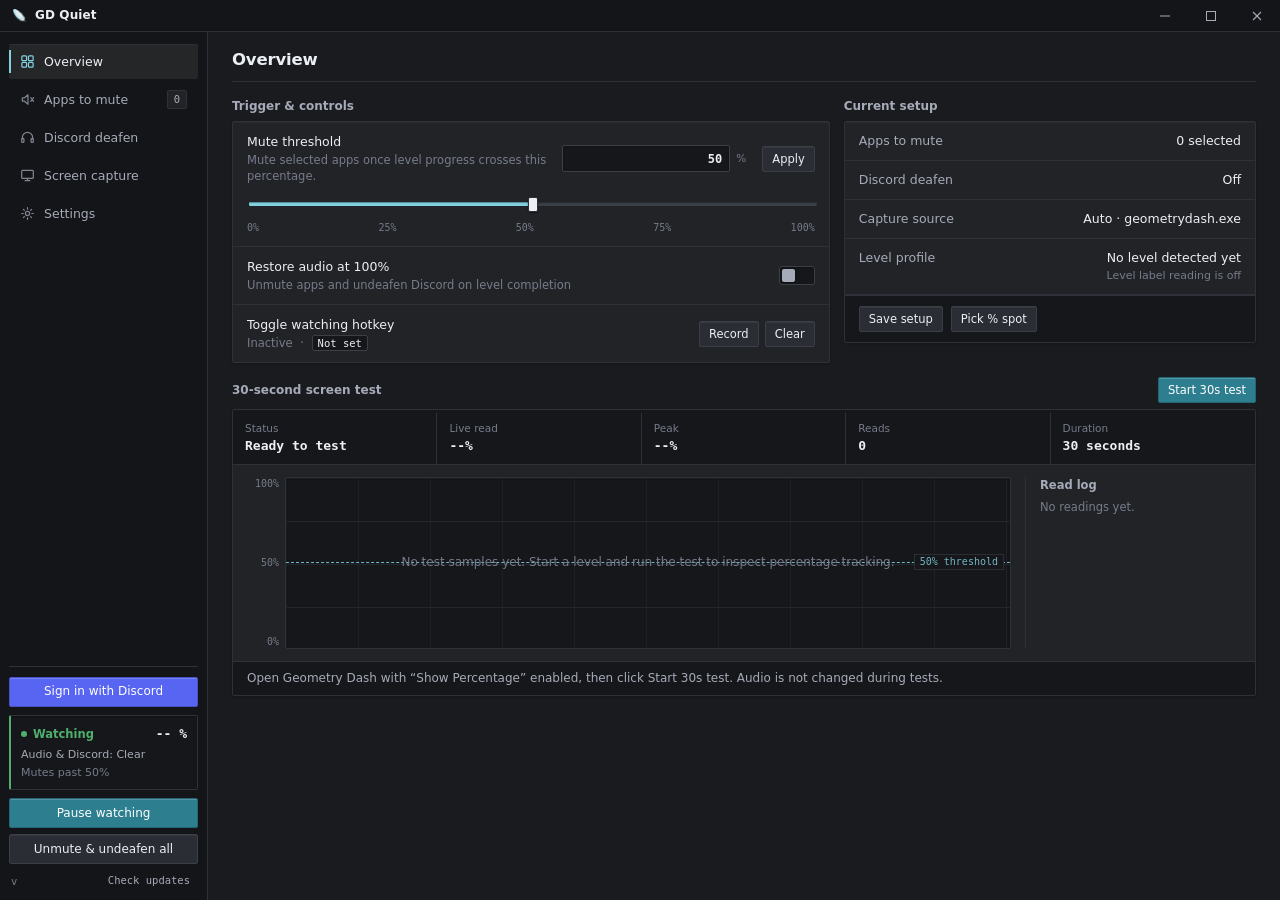
<file: app/ui/index.html>
<!doctype html>
<html lang="en">
<head>
<meta charset="utf-8" />
<meta name="viewport" content="width=device-width, initial-scale=1" />
<title>GD Quiet</title>
<meta name="color-scheme" content="dark" />
<link rel="stylesheet" href="styles.css" />
</head>
<body>
<div class="titlebar">
  <div class="tb-drag pywebview-drag-region">
    <div class="tb-name"><img class="tb-icon" src="logo.png" alt="" /><b>GD Quiet</b></div>
  </div>
  <div class="tb-controls">
    <button type="button" id="win-min" title="Minimize" aria-label="Minimize">
      <svg viewBox="0 0 10 10" width="10" height="10" stroke="currentColor" stroke-width="1" fill="none"><line x1="0" y1="5" x2="10" y2="5"/></svg>
    </button>
    <button type="button" id="win-max" title="Maximize" aria-label="Maximize">
      <svg viewBox="0 0 10 10" width="10" height="10" stroke="currentColor" stroke-width="1" fill="none"><rect x="0.5" y="0.5" width="9" height="9"/></svg>
    </button>
    <button type="button" id="win-close" class="close" title="Close" aria-label="Close">
      <svg viewBox="0 0 10 10" width="10" height="10" stroke="currentColor" stroke-width="1.1" fill="none"><line x1="1" y1="1" x2="9" y2="9"/><line x1="9" y1="1" x2="1" y2="9"/></svg>
    </button>
  </div>
</div>

<div class="app">
  <aside class="sidebar">
    <nav>
      <button type="button" class="on" data-page="overview">
        <svg viewBox="0 0 16 16" fill="none" stroke="currentColor" stroke-width="1.3"><rect x="2" y="2" width="5" height="5" rx="1"/><rect x="9" y="2" width="5" height="5" rx="1"/><rect x="2" y="9" width="5" height="5" rx="1"/><rect x="9" y="9" width="5" height="5" rx="1"/></svg>
        <span>Overview</span>
      </button>
      <button type="button" data-page="apps">
        <svg viewBox="0 0 16 16" fill="none" stroke="currentColor" stroke-width="1.3" stroke-linecap="round" stroke-linejoin="round"><path d="M2.5 6.2v3.6h2.4L8.5 13V3L4.9 6.2H2.5z"/><path d="M11.5 6l3 4M14.5 6l-3 4"/></svg>
        <span id="nav-apps-label">Apps to mute</span>
        <span class="badge" id="nav-apps-badge">0</span>
      </button>
      <button type="button" data-page="deafen">
        <svg viewBox="0 0 16 16" fill="none" stroke="currentColor" stroke-width="1.3" stroke-linecap="round"><path d="M2.5 9.5V8a5.5 5.5 0 0 1 11 0v1.5"/><rect x="1.8" y="9" width="2.4" height="4.2" rx="1"/><rect x="11.8" y="9" width="2.4" height="4.2" rx="1"/></svg>
        <span>Discord deafen</span>
      </button>
      <button type="button" data-page="capture">
        <svg viewBox="0 0 16 16" fill="none" stroke="currentColor" stroke-width="1.3" stroke-linecap="round"><rect x="1.8" y="2.5" width="12.4" height="8.5" rx="1"/><path d="M5.5 13.5h5M8 11v2.5"/></svg>
        <span>Screen capture</span>
      </button>
      <button type="button" data-page="levels" id="nav-levels" hidden>
        <svg viewBox="0 0 16 16" fill="none" stroke="currentColor" stroke-width="1.3" stroke-linecap="round" stroke-linejoin="round"><path d="M3.5 14V2.5"/><path d="M3.5 3h8.5l-1.8 2.8L12 8.5H3.5"/></svg>
        <span>Levels</span>
        <span class="beta-tag">Beta</span>
      </button>
      <button type="button" data-page="settings">
        <svg viewBox="0 0 16 16" fill="none" stroke="currentColor" stroke-width="1.3" stroke-linecap="round"><circle cx="8" cy="8" r="2.2"/><path d="M8 1.8v1.6M8 12.6v1.6M1.8 8h1.6M12.6 8h1.6M3.6 3.6l1.1 1.1M11.3 11.3l1.1 1.1M12.4 3.6l-1.1 1.1M4.7 11.3l-1.1 1.1"/></svg>
        <span>Settings</span>
      </button>
    </nav>

    <div class="sidebar-bottom">
      <div class="account" id="account">
        <div class="acct-in" id="acct-in" hidden>
          <span class="acct-avatar" id="acct-avatar-wrap"><img id="acct-avatar" alt="" /><span id="acct-initial"></span></span>
          <div class="acct-name"><b id="acct-name"></b><span id="acct-handle"></span></div>
          <button type="button" class="acct-signout" id="acct-signout-btn">Sign out</button>
        </div>
        <button type="button" class="btn discord block" id="acct-signin-btn">
          <span id="acct-signin-txt">Sign in with Discord</span>
        </button>
        <div class="acct-msg" id="acct-msg" hidden></div>
      </div>

      <div class="status-box">
        <div class="status-top">
          <span class="watcher-head" id="watcher-head"><span class="dot"></span><span id="watcher-state-txt">Watching</span></span>
          <span class="watcher-pct" id="watcher-pct">-- %</span>
        </div>
        <div class="watcher-sub" id="watcher-sub">Audio &amp; Discord: Clear</div>
        <div class="watcher-thresh" id="watcher-thresh">Mutes past 50%</div>
      </div>

      <div class="sidebar-foot">
        <button type="button" class="btn primary block" id="sidebar-watch-btn">
          <span id="sidebar-watch-txt">Pause watching</span>
          <kbd id="sidebar-hk-kbd" style="display:none"></kbd>
        </button>
        <button type="button" class="btn ghost block" id="sidebar-restore-btn">Unmute &amp; undeafen all</button>
        <div class="ver">
          <span id="app-version">v</span>
          <button type="button" id="sidebar-update-btn">
            <span id="sidebar-update-txt">Check updates</span>
          </button>
        </div>
        <div class="foot-msg" id="footer-msg"></div>
      </div>
    </div>
  </aside>

  <div class="main-scroll">
    <main>
      <div class="banner update" id="update-banner">
        <span id="update-banner-txt"></span>
        <div class="patch-notes" id="update-banner-notes"></div>
        <div class="banner-actions">
          <button type="button" class="btn primary sm" id="update-banner-install">Update now</button>
          <button type="button" class="btn ghost sm" id="update-banner-later">Later</button>
        </div>
      </div>

      <div class="banner level" id="downgrade-banner">
        <span id="downgrade-banner-txt"></span>
        <div class="banner-actions">
          <button type="button" class="btn primary sm" id="downgrade-banner-btn">Downgrade to stable</button>
          <button type="button" class="btn ghost sm" id="downgrade-banner-later">Later</button>
        </div>
      </div>

      <!-- ==================== OVERVIEW ==================== -->
      <section class="view on" id="view-overview">
        <div class="page-head">
          <h1>Overview</h1>
          <span class="saved"><span class="saved-txt">Saved</span></span>
        </div>

        <div class="cols">
          <div class="panel-group">
            <div class="panel-title">Trigger &amp; controls</div>
            <div class="panel">
              <div class="prow stack-row">
                <div class="prow-top">
                  <div>
                    <div class="prow-l" id="ov-threshold-title">Mute threshold</div>
                    <div class="prow-s" id="ov-threshold-desc">Mute selected apps once level progress crosses this percentage.</div>
                  </div>
                  <div class="thresh-edit">
                    <input class="inp num-inp" id="ov-pct-input" type="text" inputmode="decimal" value="50" aria-label="Mute threshold percentage" />
                    <span class="unit">%</span>
                    <button type="button" class="btn ghost sm" id="ov-apply-btn">Apply</button>
                  </div>
                </div>
                <div class="slider-wrap">
                  <input type="range" id="ov-threshold" min="0" max="100" value="50" style="--fill:50%" aria-label="Mute threshold" />
                  <div class="scale"><span>0%</span><span>25%</span><span>50%</span><span>75%</span><span>100%</span></div>
                </div>
              </div>

              <div class="prow">
                <div>
                  <div class="prow-l">Restore audio at 100%</div>
                  <div class="prow-s">Unmute apps and undeafen Discord on level completion</div>
                </div>
                <button type="button" class="toggle" id="ov-unmute100-tog" aria-label="Restore audio at 100%"></button>
              </div>

              <div class="prow">
                <div>
                  <div class="prow-l">Toggle watching hotkey</div>
                  <div class="prow-s">
                    <span class="hk-status" id="ov-hk-status">Inactive</span>
                    <span class="sep">&middot;</span>
                    <kbd id="ov-hk-kbd">Not set</kbd>
                  </div>
                </div>
                <div class="inline-btns">
                  <button type="button" class="btn ghost sm" id="ov-record-hk">Record</button>
                  <button type="button" class="btn ghost sm" id="ov-clear-hk">Clear</button>
                </div>
              </div>
            </div>
          </div>

          <div class="panel-group">
            <div class="panel-title">Current setup</div>
            <div class="panel">
              <button type="button" class="kv" data-nav="apps"><span>Apps to mute</span><b id="ov-setup-apps">0 selected</b></button>
              <button type="button" class="kv" data-nav="deafen"><span>Discord deafen</span><b id="ov-setup-deafen">Off</b></button>
              <button type="button" class="kv" data-nav="capture"><span>Capture source</span><b id="ov-setup-capture">Auto · geometrydash.exe</b></button>
              <div class="kv static">
                <span>Level profile</span>
                <div class="kv-right">
                  <b id="ov-level-profile">No level detected yet</b>
                  <span class="kv-sub" id="ov-level-status">Level label reading is off</span>
                </div>
              </div>
              <div class="panel-foot">
                <button type="button" class="btn ghost sm" id="ov-save-setup">Save setup</button>
                <button type="button" class="btn ghost sm" id="ov-pick-spot">Pick % spot</button>
              </div>
            </div>
          </div>
        </div>

        <div class="panel-group" style="margin-top:14px">
          <div class="panel-head-row">
            <div class="panel-title">30-second screen test</div>
            <button type="button" class="btn primary sm" id="test-toggle-btn">Start 30s test</button>
          </div>
          <div class="panel">
            <div class="test-progress-track">
              <div class="test-progress-fill" id="test-progress-fill"></div>
            </div>

            <div class="stats">
              <div><span>Status</span><b id="test-status">Ready to test</b></div>
              <div><span>Live read</span><b id="test-live">--%</b></div>
              <div><span>Peak</span><b id="test-peak">--%</b></div>
              <div><span>Reads</span><b id="test-reads">0</b></div>
              <div><span>Duration</span><b id="test-duration">30 seconds</b></div>
            </div>

            <div class="test">
              <div>
                <div class="chart">
                  <div class="yaxis"><span>100%</span><span>50%</span><span>0%</span></div>
                  <div class="plot" id="test-plot">
                    <svg id="test-svg" viewBox="0 0 600 210" preserveAspectRatio="none"></svg>
                    <div class="thresh" id="test-thresh-line"><span id="test-thresh-lbl">50% threshold</span></div>
                    <div class="empty" id="test-empty">No test samples yet. Start a level and run the test to inspect percentage tracking.</div>
                  </div>
                </div>
              </div>

              <div class="seen">
                <h3>Read log</h3>
                <p id="test-seen-empty">No readings yet.</p>
                <ul class="seen-list" id="test-seen-list"></ul>
              </div>
            </div>

            <div class="note" id="test-note">
              <span id="test-note-txt">Open Geometry Dash with &ldquo;Show Percentage&rdquo; enabled, then click Start 30s test. Audio is not changed during tests.</span>
            </div>
          </div>
        </div>
      </section>

      <!-- ==================== APPS TO MUTE ==================== -->
      <section class="view" id="view-apps">
        <div class="page-head">
          <div class="head-meta">
            <h1 id="apps-heading">Apps to mute</h1>
            <span class="head-sub" id="apps-sum-desc">Muted past 50% and restored when the attempt ends.</span>
          </div>
          <span class="saved"><span class="saved-txt">Saved</span></span>
        </div>

        <div class="toolbar">
          <div class="search">
            <svg viewBox="0 0 16 16" fill="none" stroke="currentColor" stroke-width="1.4"><circle cx="7" cy="7" r="4.8"/><path d="M13.5 13.5l-3.1-3.1" stroke-linecap="round"/></svg>
            <input type="search" id="apps-search" placeholder="Filter by app, process, or window title" aria-label="Search apps or windows" />
          </div>
          <label class="check"><input type="checkbox" id="apps-bg-check" />Background audio</label>
          <button type="button" class="btn ghost sm" id="apps-refresh-btn">Refresh</button>
          <button type="button" class="btn ghost sm" id="apps-clear-btn">Clear selection</button>
        </div>

        <div class="apps-bar">
          <span><b id="apps-sum-count">0 apps selected</b> &middot; <span id="apps-sum-label">Threshold</span>: <b id="apps-sum-thresh">50%</b></span>
          <span id="apps-count-foot">0 windows found</span>
        </div>

        <div class="list">
          <div class="thead">
            <span>Application</span>
            <span>Status</span>
            <span>Action</span>
          </div>
          <div id="apps-list-body"></div>
        </div>

        <div class="foot-note" id="apps-lead">Geometry Dash is always excluded and will never be muted.</div>
      </section>

      <!-- ==================== DISCORD AUTO-DEAFEN ==================== -->
      <section class="view" id="view-deafen">
        <div class="page-head">
          <h1>Discord auto-deafen</h1>
          <span class="saved"><span class="saved-txt">Saved</span></span>
        </div>

        <div class="cols-deafen">
          <div class="stack">
            <div class="panel-group">
              <div class="panel-title">Keybind &amp; state</div>
              <div class="panel">
                <div class="prow">
                  <div>
                    <div class="prow-l">Enable Discord auto-deafen</div>
                    <div class="prow-s" id="deafen-desc">Sends your Discord deafen keybind past 50%, then restores on death, 100%, or exit.</div>
                  </div>
                  <button type="button" class="toggle" id="deafen-toggle" aria-label="Enable auto-deafen"></button>
                </div>

                <div class="prow">
                  <div>
                    <div class="prow-l">Toggle Deafen hotkey</div>
                    <div class="prow-s">Must match Discord User Settings &rarr; Keybinds</div>
                  </div>
                  <div class="hotkey-controls">
                    <input class="hk-input" id="deafen-hk-input" value="Not set" readonly aria-label="Toggle deafen hotkey" />
                    <button type="button" class="btn primary sm" id="deafen-record-btn">Record</button>
                    <button type="button" class="btn ghost sm" id="deafen-test-btn">Test</button>
                    <button type="button" class="btn ghost sm" id="deafen-clear-btn">Clear</button>
                  </div>
                </div>

                <div class="prow">
                  <div class="prow-l">Current state</div>
                  <span class="ready" id="deafen-status-pill"><span class="dot"></span><span id="deafen-status-txt">Disabled</span></span>
                </div>
              </div>
            </div>

            <div class="panel-group">
              <div class="panel-head-row">
                <div class="panel-title">Setup &amp; troubleshooting</div>
                <div class="tab-bar">
                  <button type="button" class="on" id="guide-tab-steps">Setup steps</button>
                  <button type="button" id="guide-tab-fixes">Troubleshooting</button>
                </div>
              </div>
              <div class="panel">
                <div class="steps" id="guide-steps">
                  <div class="step">
                    <span class="num">1.</span>
                    <div>
                      <b>Open Discord Keybinds</b>
                      <p>In Discord, open User Settings &rarr; Keybinds.</p>
                    </div>
                  </div>
                  <div class="step">
                    <span class="num">2.</span>
                    <div>
                      <b>Bind Toggle Deafen</b>
                      <p>Create a keybind with action Toggle Deafen (not Toggle Mute), such as <code>Ctrl+Shift+D</code> or <code>F8</code>.</p>
                    </div>
                  </div>
                  <div class="step">
                    <span class="num">3.</span>
                    <div style="flex:1">
                      <div class="step-top">
                        <b>Match the hotkey above</b>
                        <span class="step-badge warn" id="deafen-step3-badge">Needs hotkey</span>
                      </div>
                      <p>Turn on auto-deafen, click Record, and press the exact same key combination.</p>
                    </div>
                  </div>
                  <div class="step">
                    <span class="num">4.</span>
                    <div>
                      <b>Test in a voice channel</b>
                      <p>Join a voice call and click Test to confirm Discord toggles between deafened and undeafened.</p>
                    </div>
                  </div>
                </div>

                <div class="fixes" id="guide-fixes">
                  <div class="fix-box">
                    <b>Test hotkey does nothing in Discord</b>
                    <p>Verify Discord's keybind action is set to Toggle Deafen and enabled. If Discord runs as Administrator, run GDQuiet.exe as Administrator too. Avoid keys captured by other overlays.</p>
                  </div>
                  <div class="fix-box">
                    <b>Discord toggles backwards (deafens on death)</b>
                    <p>Start the level undeafened. GD Quiet sends the toggle once when crossing your threshold and once again on death, exit, or 100%.</p>
                  </div>
                  <div class="fix-box">
                    <b>Muting apps without Discord hotkeys</b>
                    <p>Use the Apps to mute tab to control Chrome, Spotify, or Discord volume directly via Windows audio sessions.</p>
                  </div>
                </div>
              </div>
            </div>
          </div>

          <div class="panel-group">
            <div class="panel-title">Restore behavior</div>
            <div class="panel">
              <div class="prow-l" style="padding:10px 14px 4px">Discord undeafens automatically when:</div>
              <ul class="plain-list">
                <li>You die or exit the level</li>
                <li>You reach 100% (when enabled)</li>
                <li>You click Unmute &amp; undeafen all</li>
              </ul>
              <div class="panel-divider"></div>
              <div class="plain-note">
                <b>Before every run:</b> Start undeafened so the first toggle deafens and the end-of-attempt toggle restores voice audio. Avoid Space, Up, W, or Esc as hotkeys.
              </div>
              <div class="panel-foot">
                <button type="button" class="btn ghost sm" id="deafen-trouble-btn">Open troubleshooting</button>
              </div>
            </div>
          </div>
        </div>
      </section>

      <!-- ==================== SCREEN CAPTURE ==================== -->
      <section class="view" id="view-capture">
        <div class="page-head">
          <h1>Screen capture</h1>
          <span class="saved"><span class="saved-txt">Saved</span></span>
        </div>

        <div class="cols-cap">
          <div class="stack">
            <div class="panel-group">
              <div class="panel-title">Target window</div>
              <div class="panel pad">
                <div class="target">
                  <div class="select">
                    <select id="cap-target-select" aria-label="Target window"></select>
                    <svg viewBox="0 0 16 16" fill="none" stroke="currentColor" stroke-width="1.6" stroke-linecap="round"><path d="M4 6l4 4 4-4"/></svg>
                  </div>
                  <button type="button" class="btn ghost sm" id="cap-refresh-btn">Refresh</button>
                </div>
                <div class="paused" id="cap-watch-banner"><span class="dot"></span><span id="cap-watch-banner-txt">Waiting for Geometry Dash...</span></div>
              </div>
            </div>

            <div class="panel-group">
              <div class="panel-title">Capture preview</div>
              <div class="panel pad">
                <div class="preview">
                  <div class="region" id="cap-region-box"><span id="cap-region-box-lbl">Auto top 10%</span></div>
                  <img id="cap-preview-img" alt="Capture preview" />
                  <div class="pause" id="cap-preview-placeholder">
                    <b id="cap-ph-title">Waiting for capture</b>
                    <p id="cap-ph-sub">Start Geometry Dash or resume watching to see live screen data.</p>
                  </div>
                </div>

                <div class="pbar">
                  <div class="grp">
                    <span class="lbl">Detected:</span>
                    <b id="cap-detected-pct">-- %</b>
                  </div>
                  <div class="grp"><span id="cap-status-txt">Waiting for Geometry Dash...</span></div>
                  <div class="grp"><span class="ocr" id="cap-ocr-diag">Raw OCR: (waiting)</span></div>
                  <span class="pill paused" id="cap-pill"><span class="dot"></span><span id="cap-pill-txt">Waiting</span></span>
                </div>
              </div>
            </div>
          </div>

          <div class="panel-group">
            <div class="panel-title">Percentage region</div>
            <div class="panel pad">
              <p class="cap-note">Select the HUD position or draw a custom box around the percentage text.</p>

              <div class="opts" id="cap-opts">
                <button type="button" class="opt" data-preset="auto">Auto top 10%</button>
                <button type="button" class="opt" data-preset="Top Center">Top center</button>
                <button type="button" class="opt" data-preset="Top Left">Top left</button>
                <button type="button" class="opt" data-preset="Top Right">Top right</button>
                <button type="button" class="opt" data-preset="Bottom Center" style="grid-column:1 / -1">Bottom center</button>
              </div>

              <div class="subhead">Custom area</div>
              <div class="custom">
                <button type="button" class="btn primary sm" id="cap-drag-btn">Drag box on screen</button>
                <button type="button" class="btn ghost sm" id="cap-delay-btn">Pick with 3s delay</button>
              </div>

              <div class="current">
                <span>Current region:</span> <strong id="cap-region-desc">Auto top 10%</strong>
              </div>
              <div class="foot-note" style="margin-top:8px">Borderless or Windowed mode in Geometry Dash gives the most consistent capture.</div>
            </div>
          </div>
        </div>
      </section>

      <!-- ==================== LEVELS (beta) ==================== -->
      <section class="view" id="view-levels">
        <div class="page-head">
          <h1>Levels <span class="beta-tag">Beta</span></h1>
          <span class="saved"><span class="saved-txt">Saved</span></span>
        </div>

        <div class="cols-cap">
          <div class="stack">
            <div class="panel-group">
              <div class="panel-title">Your levels</div>
              <div class="panel pad">
                <p class="cap-note">When GD Quiet reads a level that's switched on, it turns watching on and uses that level's %. While you play it, the overall % and the level's % stay in sync, and typing a level's % switches it on. Add the level ID so levels with the same name stay separate: when an ID is shown, levels are matched by ID only. Levels that are switched off are recognised but change nothing.</p>
                <div class="lvl-sync" id="lvl-sync">
                  <span class="dot" id="lvl-sync-dot"></span>
                  <span id="lvl-sync-txt">Sign in with Discord to sync your levels between PCs.</span>
                  <button type="button" class="btn ghost sm" id="lvl-sync-btn" hidden>Sync now</button>
                </div>
                <form class="lvl-add" id="lvl-add-form" autocomplete="off">
                  <input class="inp lvl-add-name" id="lvl-add-name" type="text" maxlength="80" placeholder="Level name, e.g. clubstep startpos" aria-label="Level name" />
                  <input class="inp lvl-add-id" id="lvl-add-id" type="text" inputmode="numeric" maxlength="11" placeholder="Level ID" aria-label="Level ID" />
                  <div class="val lvl-add-pct"><input class="inp" id="lvl-add-threshold" type="text" inputmode="decimal" placeholder="50" aria-label="Threshold percent" /><span class="unit">%</span></div>
                  <button type="submit" class="btn primary sm">Add level</button>
                </form>
                <div class="togrow lvl-auto">
                  <div><span>Auto-add levels</span><span class="sub-desc">When you play a level that isn't here yet, add it with its name and ID. New levels start switched off with no % until you set one.</span></div>
                  <button type="button" class="toggle" data-bool-key="level_auto_add" aria-label="Auto-add levels"></button>
                </div>
                <div class="togrow lvl-auto">
                  <div><span>Only mute on my levels</span><span class="sub-desc">Turns off normal % muting. Apps are only muted on levels you've switched on, using that level's %.</span></div>
                  <button type="button" class="toggle" data-bool-key="level_only_mute" aria-label="Only mute on my levels"></button>
                </div>
                <div class="lvl-search">
                  <svg viewBox="0 0 16 16" fill="none" stroke="currentColor" stroke-width="1.4" stroke-linecap="round"><circle cx="7" cy="7" r="4.5"/><path d="M10.5 10.5L14 14"/></svg>
                  <input class="inp" id="lvl-search" type="search" placeholder="Search levels by name or ID" aria-label="Search levels" autocomplete="off" />
                </div>
                <div class="lvl-list" id="lvl-list"></div>
                <div class="lvl-empty" id="lvl-nomatch" hidden>No levels match your search.</div>
                <div class="lvl-empty" id="lvl-empty">No levels yet. Add one above, or play a level with the Eclipse label showing and it'll appear here.</div>
              </div>
            </div>
          </div>

          <div class="stack">
            <div class="panel-group">
              <div class="panel-title">Detection</div>
              <div class="panel pad">
                <div class="lvl-status"><span class="dot" id="lvl-status-dot"></span><span id="lvl-status-txt">Starting…</span></div>
                <div class="lvl-detected">
                  <span>Detected level:</span> <strong id="lvl-active">None yet</strong>
                </div>
                <div class="lvl-gate" id="lvl-gate" hidden></div>
                <div class="custom" style="margin-top:10px">
                  <button type="button" class="btn primary sm" id="lvl-test-btn">Test detection</button>
                </div>
                <div class="lvl-test" id="lvl-test" hidden>
                  <div class="lvl-test-head" id="lvl-test-head"></div>
                  <img class="lvl-test-img" id="lvl-test-img" alt="What the label box sees" hidden />
                  <div class="lvl-test-row"><span>Read:</span> <strong id="lvl-test-read"></strong></div>
                  <div class="lvl-test-row" id="lvl-test-match-row"><span>Matches:</span> <strong id="lvl-test-match"></strong></div>
                  <div class="ocr lvl-raw" id="lvl-test-raw"></div>
                </div>
              </div>
            </div>

            <div class="panel-group">
              <div class="panel-title">Set up the Eclipse label</div>
              <div class="panel pad">
                <ol class="steps">
                  <li>Install the <b>Eclipse</b> mod menu with <b>Geode</b>.</li>
                  <li>In Geometry Dash, press <kbd>Tab</kbd> to open Eclipse.</li>
                  <li>Open <b>Labels</b> and choose <b>Add new label</b>.</li>
                  <li>Type <code>{levelName} ({levelID})</code> as the label text.</li>
                  <li>Play a level. The name and ID appear on the left side of the screen and GD Quiet picks them up.</li>
                </ol>
                <div class="foot-note">The ID matters because many levels share a name (like startpos copies). With an ID in the label, GD Quiet matches the ID and ignores the name. <code>{levelName}</code> on its own still works. Levels are read even while muting is paused.</div>
              </div>
            </div>

            <div class="panel-group">
              <div class="panel-title">Label box</div>
              <div class="panel pad">
                <p class="cap-note">By default GD Quiet reads the left 30% of the game window. If you drag a box around your level label, GD Quiet looks up and down from it too, because Eclipse's labels move when different labels are showing.</p>
                <div class="custom">
                  <button type="button" class="btn primary sm" id="lvl-drag-btn">Drag box on screen</button>
                  <button type="button" class="btn ghost sm" id="lvl-delay-btn">Pick with 3s delay</button>
                  <button type="button" class="btn ghost sm" id="lvl-reset-btn">Use left 30%</button>
                </div>
                <div class="current">
                  <span>Label box:</span> <strong id="lvl-region-desc">Default · left 30% of the game window</strong>
                </div>
                <div class="ocr lvl-raw" id="lvl-raw">Raw OCR: (waiting)</div>
              </div>
            </div>
          </div>
        </div>
      </section>

      <!-- ==================== SETTINGS ==================== -->
      <section class="view" id="view-settings">
        <div class="page-head">
          <h1>Settings</h1>
          <span class="saved"><span class="saved-txt">Saved</span></span>
        </div>

        <div class="grid">
          <div class="panel-group">
            <div class="panel-title">Trigger &amp; muting</div>
            <div class="panel pad-rows">
              <div class="setrow"><span class="l">Audio action threshold</span><div class="val"><input class="inp" data-num-key="mute_at_percent" /><span class="unit">%</span></div><button type="button" class="apply" data-apply-key="mute_at_percent">Apply</button></div>
              <div class="setrow"><span class="l">Audio action</span><div class="val"><div class="select-sm"><select class="inp" id="set-audio-mode"><option value="mute">Mute</option><option value="duck">Duck</option></select><svg viewBox="0 0 16 16" fill="none" stroke="currentColor" stroke-width="1.6" stroke-linecap="round"><path d="M4 6l4 4 4-4"/></svg></div></div><button type="button" class="apply" id="set-apply-audio-mode">Apply</button></div>
              <div class="setrow"><span class="l">Fade before threshold</span><div class="val"><div class="select-sm"><select class="inp" id="set-fade-mode"><option value="off">Off</option><option value="slow">Slow (15%)</option><option value="fast">Fast (5%)</option></select><svg viewBox="0 0 16 16" fill="none" stroke="currentColor" stroke-width="1.6" stroke-linecap="round"><path d="M4 6l4 4 4-4"/></svg></div></div><button type="button" class="apply" id="set-apply-fade-mode">Apply</button></div>
              <div class="setrow"><span class="l">Ducked app volume</span><div class="val"><input class="inp" data-num-key="ducking_volume" /><span class="unit">%</span></div><button type="button" class="apply" data-apply-key="ducking_volume">Apply</button></div>
              <div class="setrow"><span class="l">Restore delay after death / exit</span><div class="val"><input class="inp" data-num-key="missing_timeout_s" /><span class="unit">sec</span></div><button type="button" class="apply" data-apply-key="missing_timeout_s">Apply</button></div>
              <div class="setrow"><span class="l">Re-enforce interval (new streams)</span><div class="val"><input class="inp" data-num-key="remute_interval_s" /><span class="unit">sec</span></div><button type="button" class="apply" data-apply-key="remute_interval_s">Apply</button></div>

              <div class="togrow"><span>Restore audio &amp; undeafen at 100%</span><button type="button" class="toggle" data-bool-key="unmute_at_100" aria-label="Restore audio and undeafen at 100%"></button></div>
              <div class="togrow"><span>Show background audio processes</span><button type="button" class="toggle" data-bool-key="show_background_audio" aria-label="Show background audio processes"></button></div>
              <div class="togrow"><span>Play sound chime on audio change</span><button type="button" class="toggle" data-bool-key="sound_feedback" aria-label="Play sound chime on audio change"></button></div>
            </div>
          </div>

          <div class="panel-group">
            <div class="panel-title">OCR &amp; screen capture</div>
            <div class="panel pad-rows">
              <div class="togrow"><span>Enable screen percentage watching</span><button type="button" class="toggle" data-bool-key="watch_enabled" aria-label="Enable screen percentage watching"></button></div>
              <div class="setrow"><span class="l">Scan interval while playing</span><div class="val"><input class="inp" data-num-key="scan_interval_playing_ms" /><span class="unit">ms</span></div><button type="button" class="apply" data-apply-key="scan_interval_playing_ms">Apply</button></div>
              <div class="setrow"><span class="l">Scan interval in menus / idle</span><div class="val"><input class="inp" data-num-key="scan_interval_idle_ms" /><span class="unit">ms</span></div><button type="button" class="apply" data-apply-key="scan_interval_idle_ms">Apply</button></div>
              <div class="setrow"><span class="l">Live preview refresh interval</span><div class="val"><input class="inp" data-num-key="preview_interval_ms" /><span class="unit">ms</span></div><button type="button" class="apply" data-apply-key="preview_interval_ms">Apply</button></div>
              <div class="setrow"><span class="l">Screen test duration</span><div class="val"><input class="inp" data-num-key="test_duration_s" /><span class="unit">sec</span></div><button type="button" class="apply" data-apply-key="test_duration_s">Apply</button></div>
            </div>
          </div>

          <div class="panel-group">
            <div class="panel-title">Discord &amp; experimental</div>
            <div class="panel pad-rows">
              <div class="togrow"><span>Enable Discord auto-deafen</span><button type="button" class="toggle" data-bool-key="auto_deafen" aria-label="Enable Discord auto-deafen"></button></div>
              <div class="setrow"><span class="l">Discord hotkey toggle cooldown</span><div class="val"><input class="inp" data-num-key="discord_cooldown_ms" /><span class="unit">ms</span></div><button type="button" class="apply" data-apply-key="discord_cooldown_ms">Apply</button></div>
              <div class="togrow">
                <div><span>Per-level profiles from Eclipse label <span class="beta-tag">Beta</span></span><span class="sub-desc">Reads the Eclipse {levelName} ({levelID}) label to load each level's settings. Adds a Levels tab to the sidebar.</span></div>
                <button type="button" class="toggle" data-bool-key="level_label_enabled" aria-label="Read level name from Eclipse label"></button>
              </div>
              <div class="togrow" id="set-level-only-row" hidden>
                <div><span>Only mute on my levels <span class="beta-tag">Beta</span></span><span class="sub-desc">Turns off normal % muting: apps are only muted on levels you've switched on in the Levels tab.</span></div>
                <button type="button" class="toggle" data-bool-key="level_only_mute" aria-label="Only mute on my levels"></button>
              </div>
              <div class="togrow" id="set-auto-add-row" hidden>
                <div><span>Auto-add levels <span class="beta-tag">Beta</span></span><span class="sub-desc">Adds levels you play to the Levels tab with their name and ID, switched off with no % until you set one.</span></div>
                <button type="button" class="toggle" data-bool-key="level_auto_add" aria-label="Auto-add levels"></button>
              </div>
            </div>
          </div>

          <div class="panel-group">
            <div class="panel-title">Window &amp; updates</div>
            <div class="panel pad-rows">
              <div class="togrow"><span>Always on top</span><button type="button" class="toggle" data-bool-key="always_on_top" aria-label="Always on top"></button></div>
              <div class="togrow"><span>Start minimized</span><button type="button" class="toggle" data-bool-key="start_minimized" aria-label="Start minimized"></button></div>
              <div class="togrow"><span>Close to system tray</span><button type="button" class="toggle" data-bool-key="close_to_tray" aria-label="Close to system tray"></button></div>
              <div class="togrow"><span>Automatically check for updates</span><button type="button" class="toggle" data-bool-key="auto_check_updates" aria-label="Automatically check for updates"></button></div>
              <div class="togrow">
                <div><span>Beta updates (opt in)</span><span class="sub-desc">Receive prerelease beta versions when checking for updates.</span></div>
                <button type="button" class="toggle" data-bool-key="beta_updates" aria-label="Beta updates opt in"></button>
              </div>
              <div class="panel-foot-inner">
                <button type="button" class="btn ghost sm" id="settings-check-updates-btn">Check for updates now</button>
                <button type="button" class="btn ghost sm" id="settings-downgrade-btn" style="display:none">Downgrade to latest stable</button>
              </div>
              <p class="set-note" id="settings-beta-note" style="display:none"></p>
            </div>
          </div>

          <div class="panel-group span2">
            <div class="panel-head-row">
              <div class="panel-title">OBS Studio overlay (560 &times; 300 browser source)</div>
              <span class="okbadge off" id="obs-status-badge"><span class="dot"></span><span id="obs-status-txt">Stopped</span></span>
            </div>
            <div class="panel pad">
              <div class="urlrow">
                <input class="inp" id="obs-url-input" value="" readonly aria-label="Browser source URL" />
                <button type="button" class="btn ghost sm" id="obs-copy-btn">Copy URL</button>
                <button type="button" class="btn ghost sm" id="obs-toggle-btn">Enable OBS overlay</button>
                <button type="button" class="btn ghost sm" id="obs-preview-btn">Preview</button>
              </div>
            </div>
          </div>

          <div class="panel-group span2">
            <div class="panel-title">Configuration file</div>
            <div class="panel pad">
              <div class="path-row">
                <div class="path" id="config-path-box"></div>
                <button type="button" class="btn ghost sm" id="open-config-btn">Open folder</button>
                <button type="button" class="btn danger sm" id="reset-defaults-btn">Reset to defaults</button>
              </div>
            </div>
          </div>
        </div>
      </section>
    </main>
  </div>
</div>

<script src="app.js"></script>
</body>
</html>
</file>
<file: app/ui/styles.css>
:root{
  --bg:#1a1b1e;
  --sidebar:#141518;
  --surface:#212327;
  --surface-hover:#272a30;
  --sunken:#16171a;
  --control:#2a2d33;
  --control-hover:#343840;
  --line:#2e3138;
  --line2:#3b3f48;
  --ink:#eceff4;
  --muted:#a5abb8;
  --faint:#767c8a;
  --accent:#2d7e8f;
  --accent-hover:#3591a4;
  --accent-soft:rgba(91,192,216,.12);
  --accent-ink:#82d1e0;
  --green:#4fb06d;
  --amber:#d9a441;
  --red:#d9625d;
  --mono:"Cascadia Mono",Consolas,ui-monospace,monospace;
}
*{box-sizing:border-box}
html,body{height:100%;overflow:hidden}
body{margin:0;background:var(--bg);color:var(--ink);font:13px/1.42 "Segoe UI Variable","Segoe UI",system-ui,sans-serif;-webkit-font-smoothing:antialiased}
a{color:inherit;text-decoration:none}
button{font:inherit;color:inherit;background:none;border:0;cursor:pointer}
input,select{font:inherit;color:inherit}
button:disabled{opacity:.46;cursor:not-allowed}

/* ---------- titlebar ---------- */
.titlebar{position:sticky;top:0;z-index:30;display:flex;align-items:center;justify-content:space-between;height:32px;padding-left:12px;background:var(--sidebar);border-bottom:1px solid var(--line);user-select:none}
.tb-drag{flex:1;display:flex;align-items:center;height:100%}
.tb-name{display:flex;align-items:center;gap:8px;font-size:12px;color:var(--muted)}
.tb-name b{font-weight:600;color:var(--ink);letter-spacing:.01em}
.tb-icon{width:15px;height:15px;border-radius:2px;object-fit:contain;display:block}
.tb-controls{display:flex;height:100%}
.tb-controls button{width:46px;height:100%;display:grid;place-items:center;color:var(--muted);padding:0;transition:background .1s ease,color .1s ease}
.tb-controls button:hover{background:rgba(255,255,255,.07);color:var(--ink)}
.tb-controls button.close:hover{background:#c42b1c;color:#fff}

/* ---------- app shell ---------- */
.app{display:grid;grid-template-columns:208px minmax(0,1fr);height:calc(100vh - 32px)}

/* ---------- navigation rail ---------- */
.sidebar{height:100%;display:flex;flex-direction:column;justify-content:space-between;gap:12px;padding:12px 9px 10px;background:var(--sidebar);border-right:1px solid var(--line);overflow-y:auto}
nav{display:flex;flex-direction:column;gap:3px}
nav button{position:relative;display:flex;align-items:center;gap:9px;height:35px;padding:0 11px;border-radius:2px;font-size:12.5px;color:var(--muted);text-align:left;width:100%;transition:background .1s ease,color .1s ease}
nav button:hover{background:rgba(255,255,255,.045);color:var(--ink)}
nav button.on{background:rgba(255,255,255,.07);color:var(--ink);font-weight:500;box-shadow:inset 0 1px 0 rgba(255,255,255,.04)}
nav button.on::before{content:"";position:absolute;left:0;top:6px;bottom:6px;width:2px;border-radius:0;background:var(--accent-ink)}
nav button svg{width:15px;height:15px;flex:none;opacity:.75}
nav button.on svg{opacity:1;color:var(--accent-ink)}
.badge{margin-left:auto;font-family:var(--mono);font-size:10.5px;font-variant-numeric:tabular-nums;color:var(--muted);background:var(--surface);border:1px solid var(--line);border-radius:2px;padding:1px 6px}

.sidebar-bottom{display:flex;flex-direction:column;gap:8px;margin-top:auto;padding-top:10px;border-top:1px solid var(--line)}
.status-box{background:var(--sunken);border:1px solid var(--line);border-left:2px solid var(--green);border-radius:2px;padding:9px 10px;box-shadow:inset 0 1px 2px rgba(0,0,0,.22)}
.status-box:has(.watcher-head.paused){border-left-color:var(--amber)}
.status-box:has(.watcher-head.muted){border-left-color:var(--red)}
.status-box:has(.watcher-head.ducking){border-left-color:var(--amber)}
.status-box:has(.watcher-head.testing){border-left-color:var(--accent-ink)}
.status-top{display:flex;align-items:center;justify-content:space-between;gap:6px}
.watcher-head{display:inline-flex;align-items:center;gap:6px;font-size:11.5px;font-weight:600;color:var(--green)}
.watcher-head.paused{color:var(--amber)}
.watcher-head.muted{color:var(--red)}
.watcher-head.ducking{color:var(--amber)}
.watcher-head.testing{color:var(--accent-ink)}
.dot{width:6px;height:6px;border-radius:50%;background:currentColor;flex:none;display:inline-block}
.watcher-pct{font-family:var(--mono);font-size:13px;font-weight:600;color:var(--ink);font-variant-numeric:tabular-nums}
.watcher-sub{font-size:11px;color:var(--muted);white-space:nowrap;overflow:hidden;text-overflow:ellipsis;margin-top:4px}
.watcher-thresh{font-size:11px;color:var(--faint);margin-top:2px}
.sidebar-foot{display:flex;flex-direction:column;gap:6px}
.ver{display:flex;justify-content:space-between;align-items:center;font-size:11px;color:var(--faint);padding:2px 2px 0;gap:6px}
.ver span{font-family:var(--mono);font-size:10.5px}
.ver button{color:var(--muted);font-size:11px;text-align:right}
.ver button:hover{color:var(--ink);text-decoration:underline}
.ver button.has-update{color:var(--accent-ink);font-weight:600}
.foot-msg{font-size:11px;color:var(--muted);padding:0 2px;line-height:1.35}
.foot-msg:empty{display:none}

/* ---------- common controls ---------- */
.btn{display:inline-flex;align-items:center;justify-content:center;gap:6px;height:30px;padding:0 11px;border-radius:2px;font-size:12px;font-weight:500;border:1px solid transparent;white-space:nowrap;transition:background .1s ease,border-color .1s ease,transform .05s ease}
.btn:active:not(:disabled){transform:translateY(1px)}
.btn.primary{background:var(--accent);border-color:#256674;box-shadow:inset 0 1px 0 rgba(255,255,255,.18);color:#fff}
.btn.primary:hover{background:var(--accent-hover)}
.btn.ghost{background:var(--control);border-color:var(--line2);box-shadow:inset 0 1px 0 rgba(255,255,255,.05);color:var(--ink)}
.btn.ghost:hover{background:var(--control-hover);border-color:#494e59}
.btn.danger{background:#342021;border-color:#5b3133;box-shadow:inset 0 1px 0 rgba(255,255,255,.05);color:#efb0ae}
.btn.danger:hover{background:#412627}
.btn.block{width:100%}
.btn.sm{height:26px;font-size:11.5px;padding:0 9px}
kbd{font-family:var(--mono);font-size:10.5px;font-weight:500;padding:1px 5px;border-radius:2px;background:var(--sunken);border:1px solid var(--line2);color:var(--ink)}
.btn.primary kbd{background:rgba(0,0,0,.22);border-color:rgba(255,255,255,.22);color:#fff}
.toggle{width:36px;height:19px;border-radius:3px;background:var(--sunken);position:relative;flex:none;padding:0;border:1px solid var(--line2);box-shadow:inset 0 1px 2px rgba(0,0,0,.28);transition:background .12s ease,border-color .12s ease}
.toggle::after{content:"";position:absolute;top:2px;left:2px;width:13px;height:13px;border-radius:2px;background:var(--muted);box-shadow:0 1px 2px rgba(0,0,0,.35);transition:transform .12s ease,background .12s ease}
.toggle.on{background:var(--accent);border-color:#266977}
.toggle.on::after{transform:translateX(17px);background:#fff}
input[type=range]{-webkit-appearance:none;appearance:none;width:100%;height:18px;background:transparent;cursor:pointer}
input[type=range]::-webkit-slider-runnable-track{height:4px;border-radius:1px;background:linear-gradient(to right,var(--accent-ink) var(--fill,50%),var(--line2) var(--fill,50%));box-shadow:inset 0 1px 1px rgba(0,0,0,.35)}
input[type=range]::-webkit-slider-thumb{-webkit-appearance:none;width:10px;height:15px;border-radius:2px;background:#eceff4;border:1px solid #2b2f38;box-shadow:0 1px 2px rgba(0,0,0,.45);margin-top:-5.5px}

/* ---------- workspace ---------- */
.main-scroll{height:100%;overflow-y:auto;scrollbar-width:thin;scrollbar-color:#3a3e48 transparent}
main{padding:16px 24px 30px;max-width:1120px}
.view{display:none}
.view.on{display:block}
.page-head{display:flex;align-items:center;justify-content:space-between;gap:12px;padding-bottom:10px;border-bottom:1px solid var(--line);margin-bottom:16px}
.head-meta{display:flex;align-items:baseline;gap:10px;flex-wrap:wrap}
h1{font-size:16.5px;font-weight:600;margin:0;letter-spacing:-.01em}
.head-sub{font-size:12px;color:var(--faint)}
.saved{font-size:11.5px;color:var(--green);opacity:0;transition:opacity .15s;white-space:nowrap}
.saved.show{opacity:1}

/* ---------- banners ---------- */
.banner{display:none;align-items:flex-start;justify-content:space-between;gap:12px;padding:9px 12px;border-radius:2px;margin-bottom:12px;font-size:12px;flex-wrap:wrap}
.banner.show{display:flex}
.banner.update{background:#1b282c;border:1px solid #2c4a52;color:var(--ink)}
.banner.level{background:#2a2419;border:1px solid #574828;color:var(--ink);flex-wrap:wrap}
.banner-actions{display:flex;align-items:center;gap:6px;flex:none}
.patch-notes{display:none;width:100%;margin-top:4px;padding:7px 10px;border-radius:2px;background:rgba(0,0,0,.2);border:1px solid rgba(255,255,255,.06);font-size:11.5px;line-height:1.55;color:var(--muted);max-height:140px;overflow-y:auto}
.patch-notes .pn-head{font-size:11px;font-weight:600;letter-spacing:.04em;text-transform:uppercase;color:var(--ink);margin:2px 0 4px}
.patch-notes .pn-head:not(:first-child){margin-top:8px}
.patch-notes ul{margin:0;padding-left:16px}
.patch-notes li{margin:0 0 3px}
.patch-notes li::marker{color:var(--accent-ink)}
.patch-notes p{margin:0 0 4px}
.patch-notes strong{color:var(--ink);font-weight:600}
.patch-notes code{font-family:var(--mono);font-size:10.5px;color:var(--accent-ink);background:rgba(0,0,0,.25);border-radius:2px;padding:0 3px}

/* ---------- grouped panels ---------- */
.panel-group{display:flex;flex-direction:column;gap:6px}
.panel-title{font-size:12px;font-weight:600;color:var(--muted)}
.panel-head-row{display:flex;align-items:center;justify-content:space-between;gap:10px}
.panel{background:var(--surface);border:1px solid var(--line);border-radius:2px;box-shadow:inset 0 1px 0 rgba(255,255,255,.035),0 1px 3px rgba(0,0,0,.22)}
.panel.pad{padding:12px 14px}
.panel.pad-rows{padding:0 14px}
.prow{display:flex;align-items:center;justify-content:space-between;gap:14px;padding:11px 14px;border-bottom:1px solid var(--line)}
.prow:last-child{border-bottom:0}
.prow.stack-row{display:block}
.prow-top{display:flex;align-items:center;justify-content:space-between;gap:12px}
.prow-l{font-size:12.5px;font-weight:500;color:var(--ink)}
.prow-s{font-size:11.5px;color:var(--faint);margin-top:2px;line-height:1.35}
.sep{margin:0 4px;color:var(--faint)}
.inline-btns{display:flex;align-items:center;gap:6px;flex:none}
.panel-foot{display:flex;gap:8px;padding:10px 14px;background:var(--sunken);border-top:1px solid var(--line)}
.panel-foot-inner{display:flex;gap:8px;padding:10px 0 12px;flex-wrap:wrap}
.panel-divider{height:1px;background:var(--line)}

/* ---------- overview ---------- */
.cols{display:grid;grid-template-columns:minmax(0,1.45fr) minmax(0,1fr);gap:14px;align-items:start}
.thresh-edit{display:flex;align-items:center;gap:6px;flex:none}
.num-inp{width:56px;height:27px;text-align:right;font-family:var(--mono);font-weight:600;font-variant-numeric:tabular-nums}
.slider-wrap{margin-top:9px}
.scale{display:flex;justify-content:space-between;font-size:10px;font-family:var(--mono);color:var(--faint);margin-top:2px;font-variant-numeric:tabular-nums}
.hk-status{font-size:11.5px;color:var(--faint)}
.hk-status.ok{color:var(--green)}
.kv{display:flex;justify-content:space-between;align-items:flex-start;gap:12px;padding:10px 14px;border-bottom:1px solid var(--line);font-size:12.5px;color:var(--muted);width:100%;text-align:left;transition:background .1s ease}
.kv:not(.static):hover{background:var(--surface-hover)}
.kv:not(.static):hover b{color:var(--accent-ink)}
.kv.static{cursor:default}
.kv b{color:var(--ink);font-weight:500;text-align:right}
.kv b.ok{color:var(--green)}
.kv b.warn{color:var(--amber)}
.kv-right{text-align:right}
.kv-sub{display:block;font-size:11px;color:var(--faint);margin-top:2px}

/* ---------- 30s test ---------- */
.test-progress-track{height:3px;background:var(--sunken);overflow:hidden}
.test-progress-fill{height:100%;width:0%;background:var(--accent-ink);transition:width .18s linear}
.stats{display:grid;grid-template-columns:repeat(5,1fr);border-bottom:1px solid var(--line);background:var(--sunken)}
.stats>div{padding:8px 12px;border-right:1px solid var(--line)}
.stats>div:last-child{border-right:0}
.stats span{display:block;font-size:10.5px;color:var(--faint)}
.stats b{display:block;font-family:var(--mono);font-size:13px;font-weight:600;margin-top:1px;font-variant-numeric:tabular-nums}
.test{padding:12px 14px;display:grid;grid-template-columns:minmax(0,1fr) 216px;gap:14px}
.chart{display:grid;grid-template-columns:32px minmax(0,1fr);gap:6px}
.yaxis{display:flex;flex-direction:column;justify-content:space-between;align-items:flex-end;height:172px;font-family:var(--mono);font-size:10px;color:var(--faint);font-variant-numeric:tabular-nums}
.plot{position:relative;height:172px;border-radius:2px;border:1px solid var(--line);box-shadow:inset 0 1px 3px rgba(0,0,0,.3);background:
    repeating-linear-gradient(to bottom,#23262d 0 1px,transparent 1px 43px),
    repeating-linear-gradient(to right,#1d2026 0 1px,transparent 1px 72px),
    var(--sunken);overflow:hidden}
.plot svg{position:absolute;inset:0;width:100%;height:100%;display:block}
.thresh{position:absolute;left:0;right:0;bottom:50%;border-top:1px dashed var(--accent-ink);opacity:.85;pointer-events:none}
.thresh span{position:absolute;right:6px;top:-9px;font-family:var(--mono);font-size:10px;color:var(--accent-ink);background:var(--sunken);padding:0 5px;border:1px solid var(--line)}
.empty{position:absolute;inset:0;display:grid;place-items:center;text-align:center;padding:0 24px;font-size:12px;color:var(--faint);line-height:1.45}
.seen{border-left:1px solid var(--line);padding-left:14px;display:flex;flex-direction:column;max-height:172px}
.seen h3{font-size:11.5px;color:var(--muted);font-weight:600;margin:0 0 6px}
.seen p{font-size:11.5px;color:var(--faint);margin:0}
.seen-list{list-style:none;margin:0;padding:0;overflow-y:auto;font-family:var(--mono);font-size:11.5px;color:var(--ink);display:flex;flex-direction:column;gap:3px}
.note{padding:8px 14px;border-top:1px solid var(--line);font-size:12px;color:var(--muted);line-height:1.45;background:var(--sunken)}
.note.pass{color:var(--green)}
.note.warn{color:var(--amber)}

/* ---------- apps page ---------- */
.toolbar{display:flex;align-items:center;gap:8px;flex-wrap:wrap}
.search{position:relative;flex:1 1 240px;min-width:190px}
.search svg{position:absolute;left:9px;top:50%;transform:translateY(-50%);width:13px;height:13px;color:var(--faint)}
.search input{width:100%;height:28px;padding:0 10px 0 28px;border-radius:2px;background:var(--sunken);border:1px solid var(--line2);font-size:12.5px;box-shadow:inset 0 1px 2px rgba(0,0,0,.22)}
.search input::placeholder{color:var(--faint)}
.search input:focus{outline:none;border-color:var(--accent-ink)}
.check{display:inline-flex;align-items:center;gap:6px;font-size:12px;color:var(--muted);cursor:pointer;user-select:none;padding:0 4px}
.check input{width:14px;height:14px;accent-color:var(--accent)}
.apps-bar{display:flex;justify-content:space-between;align-items:center;gap:12px;margin:10px 0 6px;font-size:12px;color:var(--muted)}
.apps-bar b{color:var(--ink);font-weight:600;font-variant-numeric:tabular-nums}
.list{border:1px solid var(--line);border-radius:2px;overflow:hidden;background:var(--surface);box-shadow:0 1px 3px rgba(0,0,0,.22)}
.thead,.trow{display:grid;grid-template-columns:minmax(0,1fr) 128px 96px;gap:12px;align-items:center;padding:8px 12px}
.thead{background:var(--sunken);border-bottom:1px solid var(--line);font-size:11px;color:var(--faint);font-weight:600}
.trow{border-bottom:1px solid var(--line);cursor:pointer;transition:background .08s ease}
.trow:last-child{border-bottom:0}
.trow:hover{background:var(--surface-hover)}
.trow.is-selected{background:rgba(91,192,216,.065);box-shadow:inset 2px 0 0 var(--accent-ink)}
.trow.is-selected:hover{background:rgba(91,192,216,.1)}
.app-cell{display:flex;align-items:center;gap:10px;min-width:0}
.tile{width:24px;height:24px;border-radius:2px;display:grid;place-items:center;flex:none;font-size:11.5px;font-weight:600;background:var(--control);color:var(--ink);overflow:hidden}
.tile.has-img{background:transparent}
.tile-img{width:20px;height:20px;object-fit:contain;display:block}
.tile svg{width:16px;height:16px;display:block}
.tile.t-discord{background:#4752c4;color:#fff}
.tile.t-chrome{background:#232c3a;color:#7aa8f5}
.tile.t-obs{background:#1b1c20;color:#e5e5e7}
.tile.t-explorer{background:#342c19;color:#e5b93b}
.tile.t-spotify{background:#193022;color:#4ea864}
.app-title-line{display:flex;align-items:baseline;gap:6px;min-width:0}
.app-name{font-size:12.5px;font-weight:500;color:var(--ink);white-space:nowrap}
.app-exe{font-family:var(--mono);font-size:11px;color:var(--faint);white-space:nowrap}
.app-win{font-size:11px;color:var(--muted);white-space:nowrap;overflow:hidden;text-overflow:ellipsis;max-width:520px}
.pill{display:inline-flex;align-items:center;gap:6px;font-size:11.5px;color:var(--muted);white-space:nowrap}
.pill.active{color:var(--green)}
.pill.muted{color:var(--red)}
.pill.paused{color:var(--amber)}
.pill .dot{width:6px;height:6px}
.act{height:25px;font-size:11.5px;color:var(--ink);background:var(--control);border:1px solid var(--line2);border-radius:2px;padding:0 10px;justify-self:start;white-space:nowrap}
.act:hover{background:var(--control-hover)}
.act.on{color:#fff;background:var(--accent);border-color:#256674;box-shadow:inset 0 1px 0 rgba(255,255,255,.16)}
.list-empty{padding:16px 12px;font-size:12px;color:var(--faint)}
.foot-note{font-size:11.5px;color:var(--faint);margin-top:8px;line-height:1.4}

/* ---------- deafen page ---------- */
.cols-deafen{display:grid;grid-template-columns:minmax(0,1.55fr) minmax(0,1fr);gap:14px;align-items:start}
.stack{display:flex;flex-direction:column;gap:14px}
.hotkey-controls{display:flex;align-items:center;gap:6px;flex:none}
.hk-input{width:140px;height:28px;padding:0 8px;border-radius:2px;background:var(--sunken);border:1px solid var(--line2);box-shadow:inset 0 1px 2px rgba(0,0,0,.22);font-family:var(--mono);font-size:12px;text-align:center;color:var(--ink)}
.hk-input:focus{border-color:var(--accent-ink);outline:none}
.ready{display:inline-flex;align-items:center;gap:6px;font-size:12px;color:var(--muted)}
.ready.ok{color:var(--green)}
.ready.warn{color:var(--amber)}
.ready.bad{color:var(--red)}
.tab-bar{display:flex;gap:4px}
.tab-bar button{height:24px;padding:0 9px;border-radius:2px;font-size:11.5px;color:var(--muted);background:var(--control);border:1px solid var(--line2)}
.tab-bar button.on{background:var(--accent-soft);border-color:var(--accent);color:var(--ink)}
.steps{display:flex;flex-direction:column}
.step{display:flex;gap:8px;padding:10px 14px;border-bottom:1px solid var(--line)}
.step:last-child{border-bottom:0}
.num{font-family:var(--mono);font-size:12px;color:var(--accent-ink);font-weight:600;flex:none;width:18px}
.step-top{display:flex;align-items:center;justify-content:space-between;gap:8px}
.step b{display:block;font-size:12.5px;font-weight:500}
.step p{font-size:11.5px;color:var(--muted);margin:2px 0 0;line-height:1.45}
.step code{font-family:var(--mono);font-size:11px;background:var(--sunken);border:1px solid var(--line);padding:0 4px;border-radius:2px;color:var(--ink)}
.step-badge{font-size:11px;white-space:nowrap}
.step-badge.ok{color:var(--green)}
.step-badge.warn{color:var(--amber)}
.fixes{display:none;flex-direction:column}
.fixes.on{display:flex}
.steps.off{display:none}
.fix-box{padding:10px 14px;border-bottom:1px solid var(--line)}
.fix-box:last-child{border-bottom:0}
.fix-box b{display:block;font-size:12px;font-weight:600;color:var(--ink);margin-bottom:2px}
.fix-box p{font-size:11.5px;color:var(--muted);margin:0;line-height:1.45}
.plain-list{margin:4px 0 10px;padding:0 14px 0 28px;font-size:12px;color:var(--muted);display:flex;flex-direction:column;gap:4px}
.plain-note{padding:10px 14px;font-size:11.5px;color:var(--muted);line-height:1.45}
.plain-note b{color:var(--ink);font-weight:600}

/* ---------- capture page ---------- */
.cols-cap{display:grid;grid-template-columns:minmax(0,1.4fr) minmax(0,1fr);gap:14px;align-items:start}
.target{display:flex;align-items:center;gap:8px}
.select{position:relative;flex:1 1 auto;min-width:160px}
.select select{width:100%;height:28px;appearance:none;padding:0 28px 0 9px;border-radius:2px;background:var(--sunken);border:1px solid var(--line2);font-family:var(--mono);font-size:12px}
.select select:focus{outline:none;border-color:var(--accent-ink)}
.select svg{position:absolute;right:9px;top:50%;transform:translateY(-50%);width:12px;height:12px;color:var(--faint);pointer-events:none}
.paused{display:inline-flex;align-items:center;gap:6px;font-size:11.5px;color:var(--amber);margin-top:8px}
.paused.ok{color:var(--green)}
.preview{position:relative;border-radius:2px;background:var(--sunken);border:1px solid var(--line);box-shadow:inset 0 1px 3px rgba(0,0,0,.3);height:220px;overflow:hidden;display:grid;place-items:center}
.preview img{position:relative;z-index:2;max-width:94%;max-height:84%;border-radius:1px;border:1px solid var(--line2);object-fit:contain;display:none}
.preview img.show{display:block}
.region{position:absolute;left:24%;right:24%;top:8%;height:15%;border:1px dashed var(--accent-ink);border-radius:1px;background:var(--accent-soft);pointer-events:none;z-index:1}
.region.hide{display:none}
.region span{position:absolute;top:-17px;left:0;font-family:var(--mono);font-size:10px;color:var(--accent-ink);white-space:nowrap}
.pause{position:relative;z-index:2;text-align:center;padding:0 18px}
.pause.hide{display:none}
.pause b{display:block;font-size:12.5px;font-weight:600}
.pause p{font-size:11.5px;color:var(--faint);margin:2px 0 0}
.pbar{display:flex;align-items:center;justify-content:space-between;gap:10px;flex-wrap:wrap;margin-top:10px;padding-top:10px;border-top:1px solid var(--line);font-size:11.5px;color:var(--muted)}
.pbar .grp{display:flex;align-items:center;gap:6px;flex-wrap:wrap}
.pbar .lbl{color:var(--faint)}
.pbar b{font-family:var(--mono);font-size:12.5px;font-weight:600;color:var(--ink);font-variant-numeric:tabular-nums}
.ocr{font-family:var(--mono);font-size:11px;color:var(--faint)}
.cap-note{font-size:12px;color:var(--muted);margin:0 0 10px;line-height:1.4}
.opts{display:grid;grid-template-columns:1fr 1fr;gap:6px}
.opt{height:30px;border-radius:2px;border:1px solid var(--line2);background:var(--control);font-size:12px;color:var(--muted);transition:background .08s ease,border-color .08s ease}
.opt:hover{color:var(--ink);background:var(--control-hover)}
.opt.on{border-color:var(--accent);background:var(--accent-soft);color:var(--ink);font-weight:500;box-shadow:inset 0 0 0 1px rgba(130,209,224,.22)}
.subhead{font-size:11.5px;color:var(--muted);font-weight:600;margin:12px 0 6px}
.custom{display:flex;gap:6px;flex-wrap:wrap}
.current{margin-top:12px;padding-top:10px;border-top:1px solid var(--line);font-size:12px;color:var(--muted)}
.current strong{color:var(--ink);font-weight:600}

/* ---------- settings page ---------- */
.grid{display:grid;grid-template-columns:repeat(2,minmax(0,1fr));gap:14px;align-items:start}
.span2{grid-column:span 2}
.setrow{display:grid;grid-template-columns:minmax(0,1fr) 108px 48px;gap:8px;align-items:center;padding:8px 0;border-bottom:1px solid var(--line)}
.setrow .l{font-size:12.5px;color:var(--ink);line-height:1.35}
.val{display:flex;align-items:center;gap:4px;justify-content:flex-end}
.inp{width:100%;height:27px;border-radius:2px;background:var(--sunken);border:1px solid var(--line2);box-shadow:inset 0 1px 2px rgba(0,0,0,.22);font-size:12px;padding:0 7px;font-variant-numeric:tabular-nums;text-align:right}
.inp:focus{outline:none;border-color:var(--accent-ink)}
.select-sm{position:relative;width:100%}
.select-sm select.inp{text-align:left;appearance:none;padding:0 22px 0 7px;cursor:pointer}
.select-sm svg{position:absolute;right:6px;top:50%;transform:translateY(-50%);width:11px;height:11px;color:var(--faint);pointer-events:none}
.unit{font-size:10.5px;color:var(--faint);width:20px;flex:none}
.apply{height:27px;border-radius:2px;background:var(--control);border:1px solid var(--line2);color:var(--muted);font-size:11px;padding:0 7px}
.apply:hover{background:var(--control-hover);color:var(--ink)}
.togrow{display:flex;align-items:center;justify-content:space-between;gap:12px;padding:9px 0;border-bottom:1px solid var(--line);font-size:12.5px;color:var(--ink);line-height:1.35}
.togrow .sub-desc{display:block;font-size:11px;color:var(--faint);margin-top:2px}
.togrow:last-child,.setrow:last-child{border-bottom:0}
.set-note{font-size:11.5px;color:var(--muted);line-height:1.4;margin:0 0 10px}
.okbadge{display:inline-flex;align-items:center;gap:6px;font-size:11.5px;color:var(--green)}
.okbadge.off{color:var(--faint)}
.urlrow{display:flex;gap:8px;align-items:center}
.urlrow .inp{flex:1;height:28px;text-align:left;font-family:var(--mono);font-size:11.5px;color:var(--muted)}
.path-row{display:flex;align-items:center;gap:8px;flex-wrap:wrap}
.path{flex:1 1 320px;font-family:var(--mono);font-size:11px;color:var(--muted);background:var(--sunken);border:1px solid var(--line);border-radius:2px;padding:5px 9px;word-break:break-all;line-height:1.4}

@media (max-width:960px){
  .app{grid-template-columns:1fr;height:auto}
  .sidebar{height:auto}
  main{padding:14px 16px 28px}
  .cols,.test,.cols-deafen,.cols-cap,.grid{grid-template-columns:1fr}
  .span2{grid-column:auto}
  .seen{border-left:0;border-top:1px solid var(--line);padding:10px 0 0}
  .stats{grid-template-columns:repeat(3,1fr)}
}

/* ---------- account (Discord sign-in) ---------- */
[hidden]{display:none!important}
.account{display:flex;flex-direction:column;gap:6px}
.btn.discord{background:#5865f2;border-color:#4752c4;box-shadow:inset 0 1px 0 rgba(255,255,255,.18);color:#fff}
.btn.discord:hover{background:#6b76f5}
.btn.discord.waiting{background:var(--control);border-color:var(--line2);color:var(--muted)}
.btn.discord:disabled{background:var(--control);border-color:var(--line);color:var(--faint);box-shadow:none;cursor:default}
.acct-in{display:flex;align-items:center;gap:8px;padding:7px 8px;background:var(--sunken);border:1px solid var(--line);border-radius:2px}
.acct-avatar{position:relative;flex:none;width:28px;height:28px;border-radius:50%;overflow:hidden;background:#5865f2;display:grid;place-items:center;font-size:12px;font-weight:600;color:#fff}
.acct-avatar img{position:absolute;inset:0;width:100%;height:100%;object-fit:cover}
.acct-name{min-width:0;flex:1;display:flex;flex-direction:column;line-height:1.25}
.acct-name b{font-size:12px;font-weight:600;color:var(--ink);white-space:nowrap;overflow:hidden;text-overflow:ellipsis}
.acct-name span{font-size:10.5px;color:var(--faint);white-space:nowrap;overflow:hidden;text-overflow:ellipsis}
.acct-signout{flex:none;font-size:11px;color:var(--muted);padding:2px 0}
.acct-signout:hover{color:var(--ink);text-decoration:underline}
.acct-msg{font-size:11px;color:var(--muted);line-height:1.35;padding:0 2px}

/* ---------- Eclipse level label panel ---------- */
.lvl-detected{margin-top:8px;font-size:12px;color:var(--muted)}
.lvl-detected strong{color:var(--accent-ink);font-weight:600}
.lvl-raw{margin-top:6px;white-space:nowrap;overflow:hidden;text-overflow:ellipsis}

/* ---------- Levels tab (beta) ---------- */
.beta-tag{display:inline-block;margin-left:6px;padding:0 5px;border-radius:2px;font-size:9.5px;font-weight:600;letter-spacing:.04em;text-transform:uppercase;line-height:15px;color:var(--amber);background:rgba(217,164,65,.12);border:1px solid rgba(217,164,65,.35);vertical-align:middle}
nav button .beta-tag{margin-left:auto}
h1 .beta-tag{font-size:10px;letter-spacing:.04em}
.lvl-add{display:flex;gap:6px;align-items:center;flex-wrap:wrap;margin-bottom:10px}
.lvl-add .lvl-add-name{flex:1 1 200px;text-align:left;min-width:0}
.lvl-add .lvl-add-pct{flex:none;width:74px}
.lvl-add .lvl-add-id{flex:0 0 104px;text-align:left}
.foot-note code{font-family:var(--mono);font-size:11px;color:var(--accent-ink)}
.lvl-list{display:flex;flex-direction:column}
.lvl-row{display:flex;align-items:center;gap:10px;padding:8px 0;border-top:1px solid var(--line)}
.lvl-row.active .lvl-main b{color:var(--accent-ink)}
.lvl-row.off .lvl-main{opacity:.55}
.lvl-main{flex:1;min-width:0;display:flex;flex-direction:column;line-height:1.3}
.lvl-main b{font-size:12.5px;font-weight:600;white-space:nowrap;overflow:hidden;text-overflow:ellipsis}
.lvl-main span{font-size:11px;color:var(--faint)}
.lvl-main em{font-style:normal;color:var(--green)}
.lvl-pct{flex:none;width:74px}
.lvl-del{flex:none;font-size:11px;color:var(--faint);padding:2px 4px;min-width:52px;text-align:right}
.lvl-del:hover{color:var(--red)}
.lvl-del.armed{color:var(--red);font-weight:600}
.lvl-empty{font-size:12px;color:var(--faint);padding:10px 0 2px;border-top:1px solid var(--line);line-height:1.45}
.steps{margin:0;padding-left:20px;font-size:12px;color:var(--muted);line-height:1.5;display:flex;flex-direction:column;gap:4px}
.steps b{color:var(--ink);font-weight:600}
.steps code{font-family:var(--mono);font-size:11.5px;color:var(--accent-ink);background:var(--sunken);border:1px solid var(--line2);border-radius:2px;padding:0 4px}

/* ---------- Levels: detection status + test ---------- */
.lvl-status{display:flex;align-items:center;gap:7px;font-size:12px;color:var(--muted)}
.lvl-status .dot{width:7px;height:7px;border-radius:50%;flex:none;background:var(--amber)}
.lvl-status .dot.ok{background:var(--green)}
.lvl-status .dot.bad{background:var(--red)}
.lvl-status .dot.wait{background:var(--amber)}
.lvl-test{margin-top:12px;padding:10px 11px;background:var(--sunken);border:1px solid var(--line);border-left:2px solid var(--amber);border-radius:2px;display:flex;flex-direction:column;gap:6px}
.lvl-test.ok{border-left-color:var(--green)}
.lvl-test.bad{border-left-color:var(--red)}
.lvl-test-head{font-size:12px;font-weight:600;color:var(--ink);line-height:1.4}
.lvl-test-img{display:block;max-width:100%;border:1px solid var(--line2);border-radius:2px;image-rendering:auto}
.lvl-test-row{font-size:12px;color:var(--muted)}
.lvl-test-row strong{color:var(--ink);font-weight:600}

/* ---------- Levels: search + auto-add ---------- */
.lvl-auto{border-top:1px solid var(--line);border-bottom:0;padding:9px 0}
.lvl-search{position:relative;margin:4px 0 6px}
.lvl-search svg{position:absolute;left:8px;top:50%;width:13px;height:13px;transform:translateY(-50%);color:var(--faint);pointer-events:none}
.lvl-search .inp{text-align:left;padding-left:27px;height:29px}
.lvl-pct .inp::placeholder{color:var(--faint)}

/* ---------- Levels: per-level app picker ---------- */
.lvl-apps-btn{font-size:11px;color:var(--accent-ink);padding:0;text-decoration:underline;text-decoration-color:rgba(130,209,224,.35);text-underline-offset:2px}
.lvl-apps-btn:hover{color:var(--ink)}
.lvl-apps{margin:0 0 8px;padding:10px 11px;background:var(--sunken);border:1px solid var(--line);border-radius:2px}
.lvl-apps-head{font-size:12px;color:var(--muted);margin-bottom:8px}
.lvl-apps-head b{color:var(--ink)}
.lvl-apps-list{display:grid;grid-template-columns:repeat(auto-fill,minmax(170px,1fr));gap:4px 12px;max-height:180px;overflow-y:auto;margin-bottom:10px}
.lvl-app{display:flex;align-items:center;gap:7px;font-size:12px;color:var(--ink);min-width:0;cursor:pointer}
.lvl-app span{white-space:nowrap;overflow:hidden;text-overflow:ellipsis}
.lvl-app input{accent-color:var(--accent);margin:0;flex:none}
.lvl-apps-empty{font-size:12px;color:var(--faint)}
.lvl-apps-actions{display:flex;gap:6px;flex-wrap:wrap}

/* ---------- Levels: cloud sync status ---------- */
.lvl-sync{display:flex;align-items:center;gap:8px;font-size:12px;color:var(--muted);padding:7px 10px;margin-bottom:10px;background:var(--sunken);border:1px solid var(--line);border-radius:2px}
.lvl-sync span:not(.dot){flex:1;min-width:0}
.lvl-sync .dot{width:7px;height:7px;border-radius:50%;flex:none;background:var(--amber)}
.lvl-sync .dot.ok{background:var(--green)}
.lvl-sync .dot.bad{background:var(--red)}

/* ---------- Levels: "only mute on my levels" status ---------- */
.lvl-gate{margin-top:6px;font-size:12px;color:var(--green)}
.lvl-gate.bad{color:var(--amber)}
</file>
